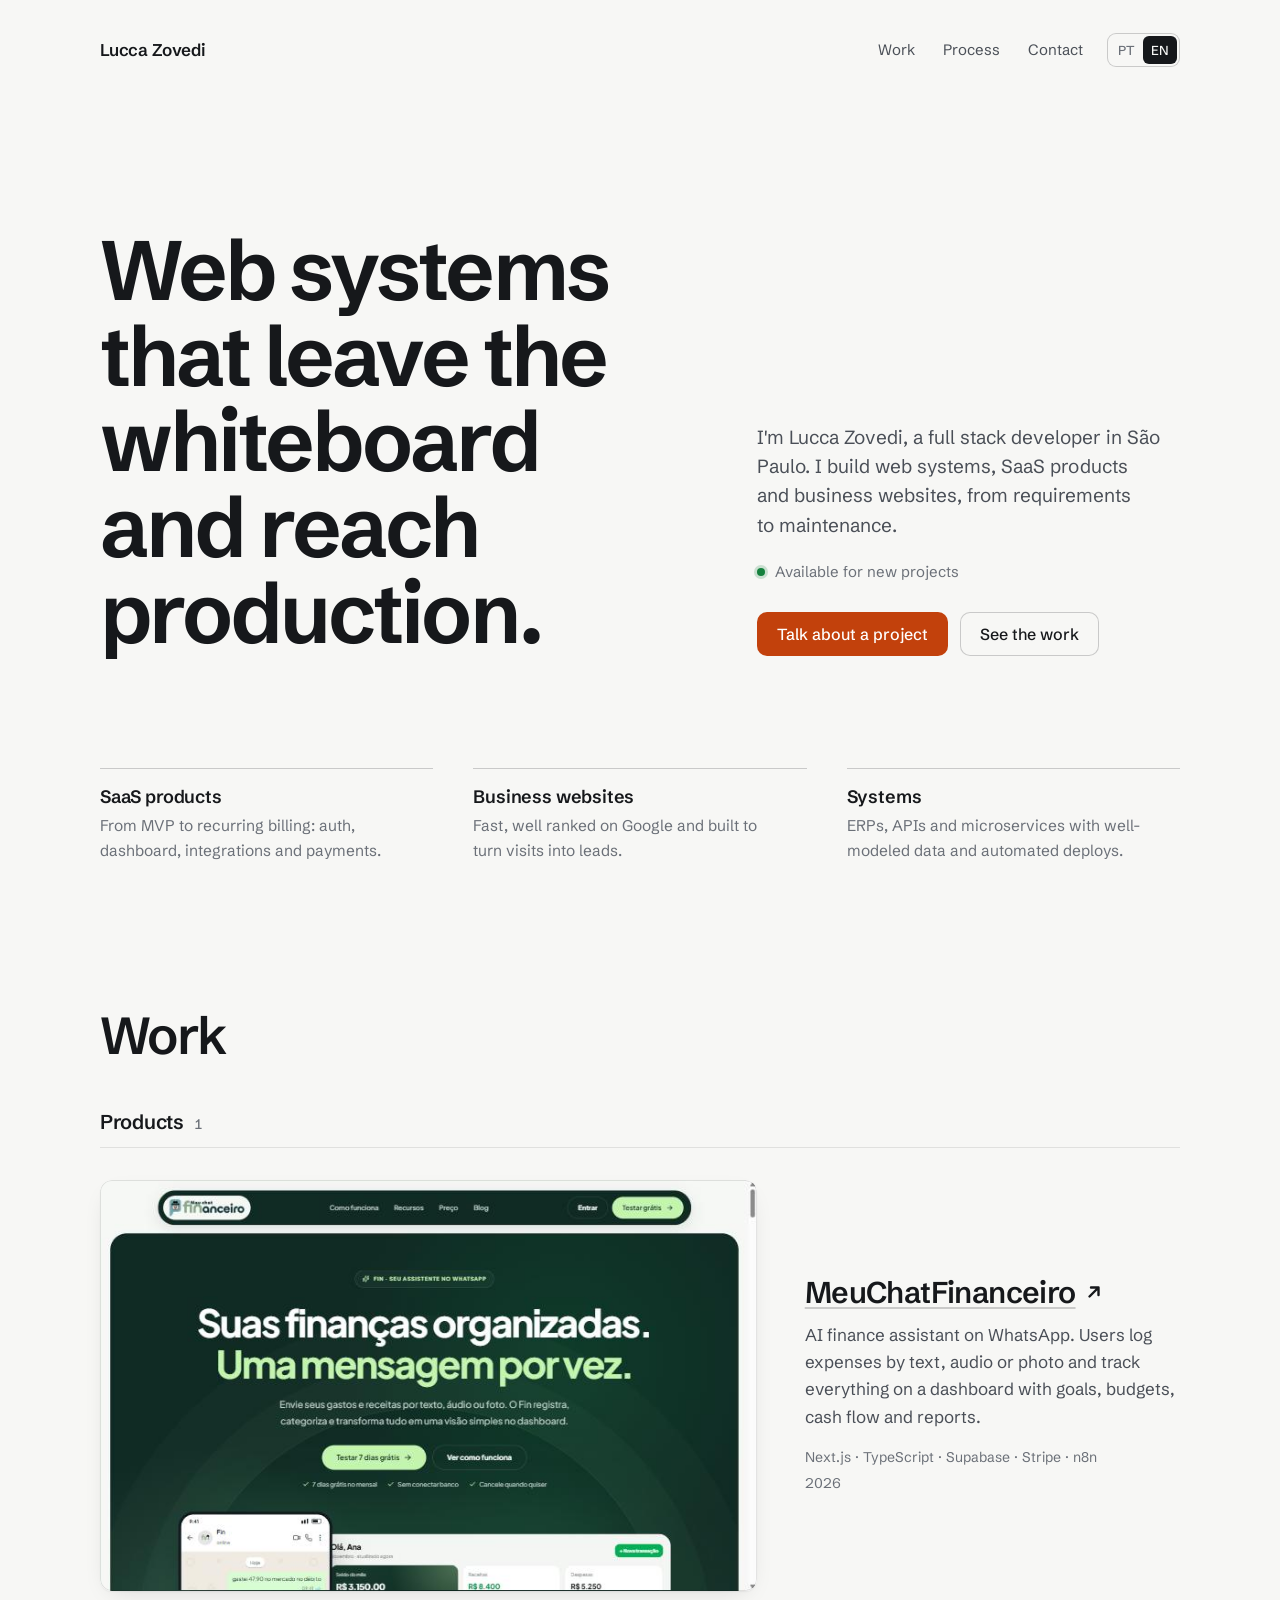
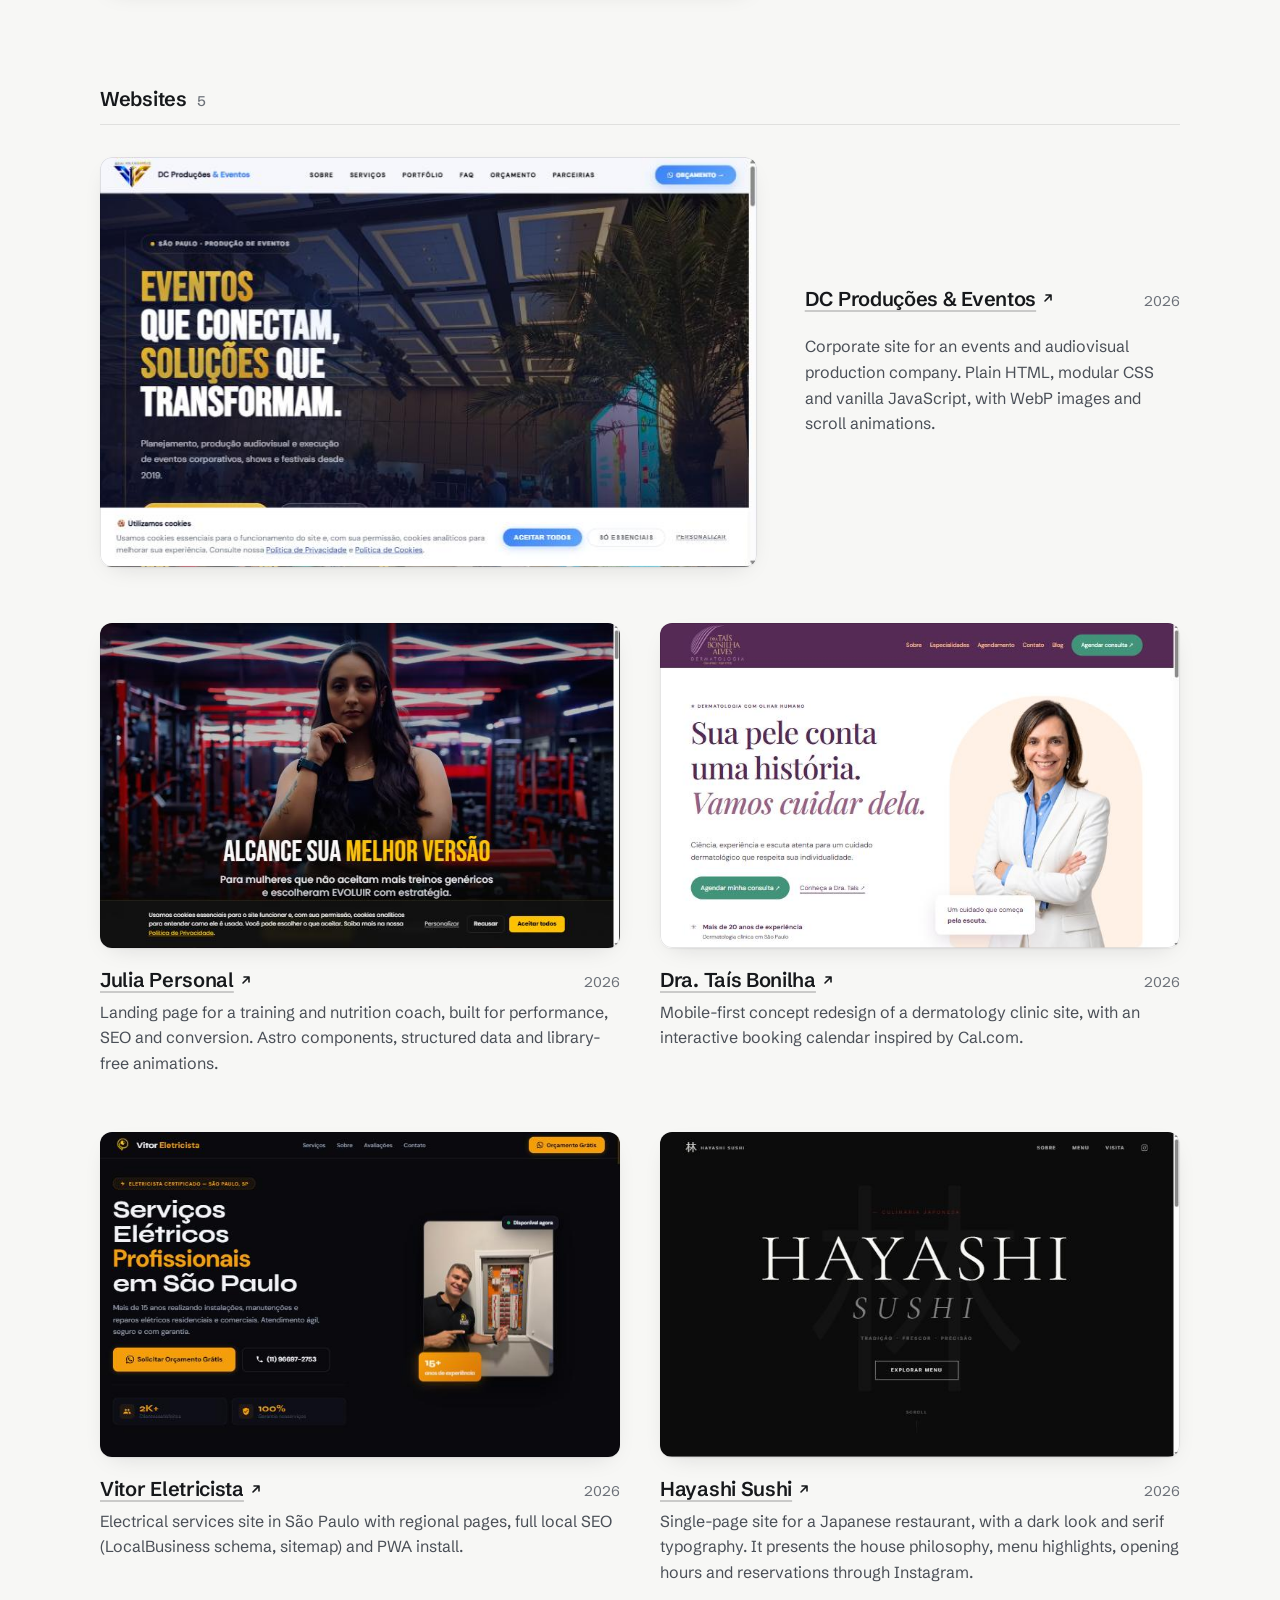
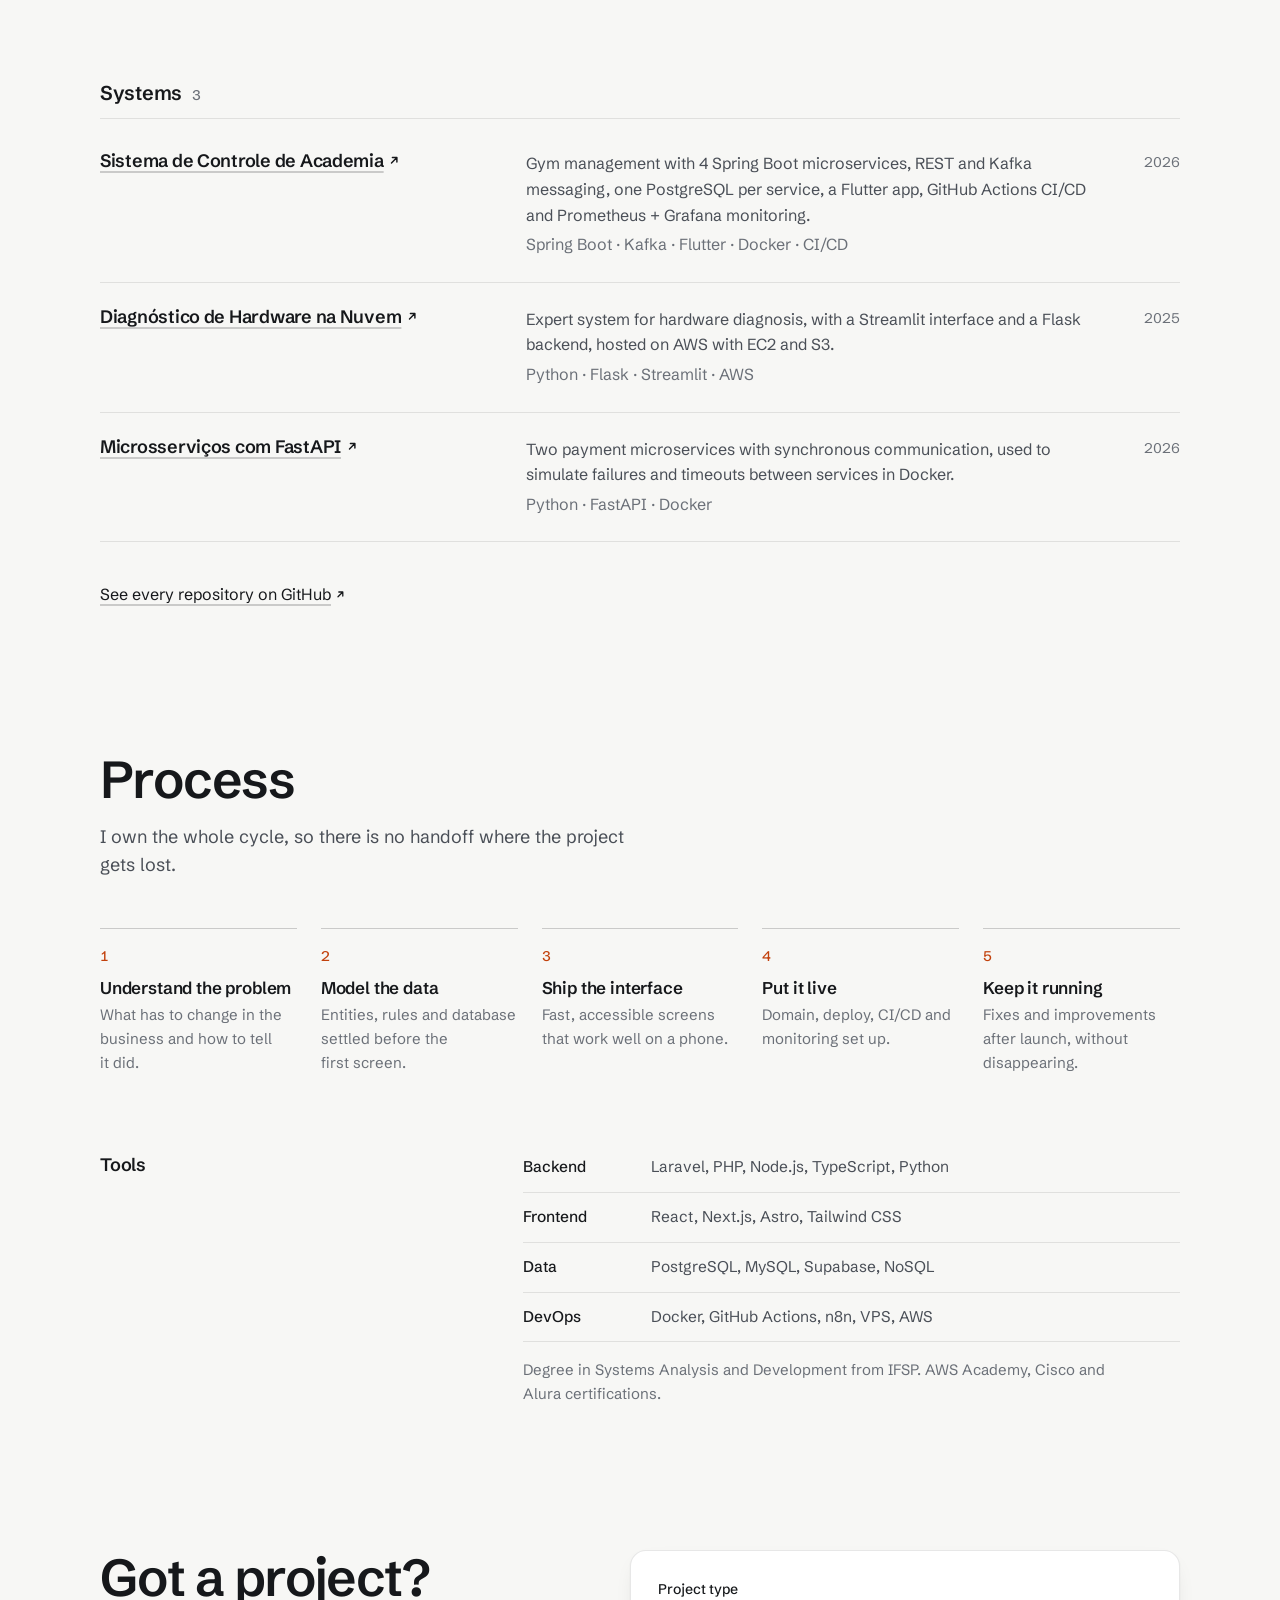
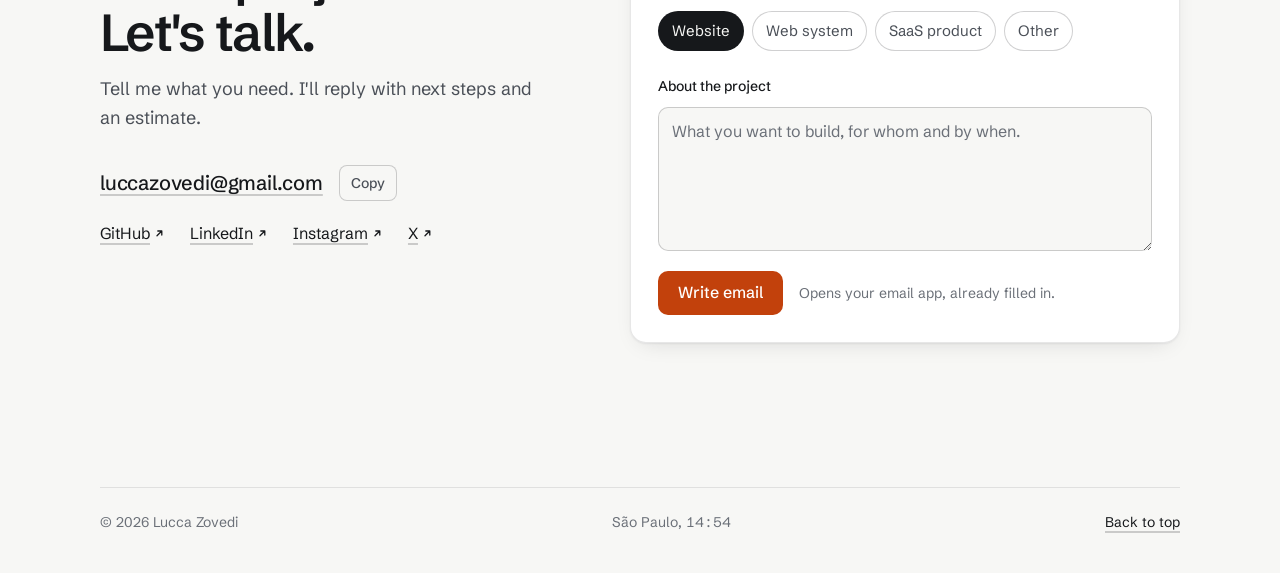
<file: index.html>
<!doctype html>
<html lang="pt-BR">
<head>
  <meta charset="utf-8">
  <meta name="viewport" content="width=device-width, initial-scale=1">
  <title>Lucca Zovedi — Desenvolvedor Full Stack em São Paulo</title>
  <meta name="description" content="Lucca Zovedi é desenvolvedor full stack em São Paulo. Cria sistemas web, produtos SaaS e sites para negócios, do requisito à manutenção. Veja os projetos.">
  <meta name="author" content="Lucca Zovedi">
  <meta name="robots" content="index, follow, max-image-preview:large">
  <meta name="theme-color" content="#121416" media="(prefers-color-scheme: dark)">
  <meta name="theme-color" content="#f7f7f5" media="(prefers-color-scheme: light)">
  <meta name="color-scheme" content="dark light">
  <link rel="canonical" href="https://luccazovedi.tech/">

  <meta property="og:type" content="profile">
  <meta property="og:site_name" content="Lucca Zovedi">
  <meta property="og:locale" content="pt_BR">
  <meta property="og:locale:alternate" content="en_US">
  <meta property="og:url" content="https://luccazovedi.tech/">
  <meta property="og:title" content="Lucca Zovedi — Desenvolvedor Full Stack em São Paulo">
  <meta property="og:description" content="Sistemas web, produtos SaaS e sites para negócios, do requisito à manutenção.">
  <meta property="og:image" content="https://luccazovedi.tech/assets/og.png">
  <meta property="og:image:width" content="1200">
  <meta property="og:image:height" content="630">
  <meta property="og:image:alt" content="Lucca Zovedi — Desenvolvedor Full Stack. Sistemas web que saem do papel e vão para produção.">
  <meta property="profile:first_name" content="Lucca">
  <meta property="profile:last_name" content="Zovedi">
  <meta name="twitter:card" content="summary_large_image">
  <meta name="twitter:title" content="Lucca Zovedi — Desenvolvedor Full Stack em São Paulo">
  <meta name="twitter:description" content="Sistemas web, produtos SaaS e sites para negócios, do requisito à manutenção.">
  <meta name="twitter:image" content="https://luccazovedi.tech/assets/og.png">

  <script type="application/ld+json">
  {
    "@context": "https://schema.org",
    "@graph": [
      {
        "@type": "WebSite",
        "@id": "https://luccazovedi.tech/#website",
        "url": "https://luccazovedi.tech/",
        "name": "Lucca Zovedi",
        "inLanguage": ["pt-BR", "en"],
        "publisher": { "@id": "https://luccazovedi.tech/#person" }
      },
      {
        "@type": "ProfilePage",
        "@id": "https://luccazovedi.tech/#page",
        "url": "https://luccazovedi.tech/",
        "name": "Lucca Zovedi — Desenvolvedor Full Stack em São Paulo",
        "isPartOf": { "@id": "https://luccazovedi.tech/#website" },
        "inLanguage": "pt-BR",
        "primaryImageOfPage": "https://luccazovedi.tech/assets/og.png",
        "mainEntity": { "@id": "https://luccazovedi.tech/#person" }
      },
      {
        "@type": "Person",
        "@id": "https://luccazovedi.tech/#person",
        "name": "Lucca Zovedi",
        "url": "https://luccazovedi.tech/",
        "image": "https://luccazovedi.tech/assets/og.png",
        "jobTitle": "Desenvolvedor Full Stack",
        "description": "Desenvolvedor full stack especializado em sistemas e plataformas web escaláveis, de ERPs a produtos SaaS em produção.",
        "email": "mailto:luccazovedi@gmail.com",
        "address": { "@type": "PostalAddress", "addressLocality": "São Paulo", "addressRegion": "SP", "addressCountry": "BR" },
        "alumniOf": { "@type": "CollegeOrUniversity", "name": "Instituto Federal de São Paulo (IFSP)" },
        "knowsLanguage": ["pt-BR", "en"],
        "knowsAbout": ["Desenvolvimento web", "Laravel", "PHP", "Node.js", "TypeScript", "React", "Next.js", "Astro", "PostgreSQL", "Supabase", "Docker", "SaaS", "ERP"],
        "sameAs": [
          "https://github.com/luccazovedi",
          "https://www.linkedin.com/in/luccazovedi",
          "https://www.instagram.com/luccazovedi",
          "https://x.com/luccazovedi"
        ]
      }
    ]
  }
  </script>

  <link rel="icon" href="favicon.svg" type="image/svg+xml">
  <link rel="apple-touch-icon" href="assets/apple-touch-icon.png">
  <link rel="preconnect" href="https://fonts.googleapis.com">
  <link rel="preconnect" href="https://fonts.gstatic.com" crossorigin>
  <link href="https://fonts.googleapis.com/css2?family=Schibsted+Grotesk:wght@400..700&display=swap" rel="stylesheet">
  <link rel="stylesheet" href="styles.css">
</head>
<body>
  <a class="skip" href="#trabalhos" data-i18n="skip">Pular para os trabalhos</a>

  <header class="top wrap">
    <a class="brand" href="#" aria-label="Lucca Zovedi, início">Lucca Zovedi</a>
    <nav class="nav" aria-label="Principal">
      <a href="#trabalhos" data-i18n="nav.work">Trabalhos</a>
      <a href="#processo" class="hide-sm" data-i18n="nav.process">Como trabalho</a>
      <a href="#contato" data-i18n="nav.contact">Contato</a>
      <button class="lang" id="lang" type="button" aria-label="Mudar idioma / Switch language">
        <span data-lang="pt" class="on">PT</span><span data-lang="en">EN</span>
      </button>
    </nav>
  </header>

  <main>
    <section class="hero wrap" aria-labelledby="hero-h">
      <h1 id="hero-h" data-i18n="hero.title">Sistemas web que saem do papel e vão para produção.</h1>
      <div class="hero-side">
        <p class="lead" data-i18n="hero.lead">Sou Lucca Zovedi, desenvolvedor full stack em São Paulo. Construo sistemas web, produtos SaaS e sites para negócios, do requisito à manutenção.</p>
        <p class="status"><span class="dot" aria-hidden="true"></span><span data-i18n="status">Disponível para novos projetos</span></p>
        <div class="actions">
          <a class="btn primary" href="#contato" data-i18n="hero.cta">Falar sobre um projeto</a>
          <a class="btn" href="#trabalhos" data-i18n="hero.work">Ver trabalhos</a>
        </div>
      </div>
    </section>

    <section class="fronts wrap" aria-label="Frentes">
      <a class="front" href="#g-product">
        <h2 data-i18n="f.product">Produtos SaaS</h2>
        <p data-i18n="f.product.d">Do MVP à cobrança recorrente: autenticação, painel, integrações e pagamentos.</p>
      </a>
      <a class="front" href="#g-site">
        <h2 data-i18n="f.site">Sites para negócios</h2>
        <p data-i18n="f.site.d">Rápidos, bem posicionados no Google e feitos para converter visita em contato.</p>
      </a>
      <a class="front" href="#g-system">
        <h2 data-i18n="f.system">Sistemas</h2>
        <p data-i18n="f.system.d">ERPs, APIs e microsserviços com dados bem modelados e deploy automatizado.</p>
      </a>
    </section>

    <section id="trabalhos" class="wrap section" aria-labelledby="trabalhos-h">
      <h2 class="section-title" id="trabalhos-h" data-i18n="nav.work">Trabalhos</h2>
      <!-- A lista abaixo é gerada por "node scripts/prerender.mjs" a partir de projects.js; não edite à mão. -->
      <div id="projects"><!--prerender:start--><div class="group" id="g-product">
          <h3 class="group-title">Produtos<span class="count">1</span></h3>
          <article class="feature">
            <a class="shot" href="https://meuchatfinanceiro.com.br" target="_blank" rel="noopener" tabindex="-1"><img src="assets/meuchatfinanceiro.jpg" alt="Tela inicial do site MeuChatFinanceiro" loading="lazy" decoding="async" width="718" height="449" sizes="(min-width: 900px) 60vw, 100vw"></a>
            <div class="feature-body">
              <h4 class="name"><a href="https://meuchatfinanceiro.com.br" target="_blank" rel="noopener">MeuChatFinanceiro<svg class="i" viewBox="0 0 16 16" aria-hidden="true"><path d="M5 11 11 5M6 5h5v5"/></svg></a></h4>
              <p>Assistente financeiro com IA pelo WhatsApp. O usuário registra gastos por texto, áudio ou foto e acompanha tudo em um dashboard com metas, orçamentos, fluxo de caixa e relatórios.</p>
              <p class="tags">Next.js · TypeScript · Supabase · Stripe · n8n</p>
              <p class="year">2026</p>
            </div>
          </article>
        </div><div class="group" id="g-site">
          <h3 class="group-title">Sites<span class="count">5</span></h3>
          <ul class="sites"><li class="site">
            <a class="shot" href="https://luccazovedi.github.io/dcproducoes/" target="_blank" rel="noopener" tabindex="-1"><img src="assets/dcproducoes.jpg" alt="Tela inicial do site DC Produções &amp; Eventos" loading="lazy" decoding="async" width="718" height="449" sizes="(min-width: 900px) 50vw, 100vw"></a>
            <div class="site-head"><h4 class="name"><a href="https://luccazovedi.github.io/dcproducoes/" target="_blank" rel="noopener">DC Produções &amp; Eventos<svg class="i" viewBox="0 0 16 16" aria-hidden="true"><path d="M5 11 11 5M6 5h5v5"/></svg></a></h4><span class="year">2026</span></div>
            <p>Site institucional de uma produtora de eventos corporativos, shows e audiovisual. HTML, CSS modular e JavaScript puro, com imagens em WebP e animações de scroll.</p>
          </li><li class="site">
            <a class="shot" href="https://juliapersonal.com.br" target="_blank" rel="noopener" tabindex="-1"><img src="assets/julia-personal.jpg" alt="Tela inicial do site Julia Personal" loading="lazy" decoding="async" width="718" height="449" sizes="(min-width: 900px) 50vw, 100vw"></a>
            <div class="site-head"><h4 class="name"><a href="https://juliapersonal.com.br" target="_blank" rel="noopener">Julia Personal<svg class="i" viewBox="0 0 16 16" aria-hidden="true"><path d="M5 11 11 5M6 5h5v5"/></svg></a></h4><span class="year">2026</span></div>
            <p>Landing page de consultoria de treino e nutrição, focada em performance, SEO e conversão. Componentes Astro, dados estruturados e animações sem bibliotecas externas.</p>
          </li><li class="site">
            <a class="shot" href="https://luccazovedi.github.io/dra-tais-bonilha-redesign/" target="_blank" rel="noopener" tabindex="-1"><img src="assets/dra-tais-bonilha.jpg" alt="Tela inicial do site Dra. Taís Bonilha" loading="lazy" decoding="async" width="718" height="449" sizes="(min-width: 900px) 50vw, 100vw"></a>
            <div class="site-head"><h4 class="name"><a href="https://luccazovedi.github.io/dra-tais-bonilha-redesign/" target="_blank" rel="noopener">Dra. Taís Bonilha<svg class="i" viewBox="0 0 16 16" aria-hidden="true"><path d="M5 11 11 5M6 5h5v5"/></svg></a></h4><span class="year">2026</span></div>
            <p>Redesign conceitual, mobile-first, de um site de dermatologia clínica, com calendário de agendamento interativo inspirado no Cal.com.</p>
          </li><li class="site">
            <a class="shot" href="https://luccazovedi.github.io/Vitor-Eletricista/" target="_blank" rel="noopener" tabindex="-1"><img src="assets/vitor-eletricista.jpg" alt="Tela inicial do site Vitor Eletricista" loading="lazy" decoding="async" width="718" height="449" sizes="(min-width: 900px) 50vw, 100vw"></a>
            <div class="site-head"><h4 class="name"><a href="https://luccazovedi.github.io/Vitor-Eletricista/" target="_blank" rel="noopener">Vitor Eletricista<svg class="i" viewBox="0 0 16 16" aria-hidden="true"><path d="M5 11 11 5M6 5h5v5"/></svg></a></h4><span class="year">2026</span></div>
            <p>Site de serviços elétricos em São Paulo com páginas regionais, SEO local completo (schema LocalBusiness, sitemap) e instalação como PWA.</p>
          </li><li class="site">
            <a class="shot" href="https://luccazovedi.github.io/Hayashi-Sushi/" target="_blank" rel="noopener" tabindex="-1"><img src="assets/hayashi-sushi.jpg" alt="Tela inicial do site Hayashi Sushi" loading="lazy" decoding="async" width="718" height="449" sizes="(min-width: 900px) 50vw, 100vw"></a>
            <div class="site-head"><h4 class="name"><a href="https://luccazovedi.github.io/Hayashi-Sushi/" target="_blank" rel="noopener">Hayashi Sushi<svg class="i" viewBox="0 0 16 16" aria-hidden="true"><path d="M5 11 11 5M6 5h5v5"/></svg></a></h4><span class="year">2026</span></div>
            <p>Site de página única para um restaurante de culinária japonesa, com visual escuro e tipografia serifada. Apresenta a filosofia da casa, os destaques do menu, horários e reservas pelo Instagram.</p>
          </li></ul>
        </div><div class="group" id="g-system">
          <h3 class="group-title">Sistemas<span class="count">3</span></h3>
          <ul class="rows"><li class="row">
            <h4 class="name"><a href="https://github.com/luccazovedi/distributed-app-ci-cd" target="_blank" rel="noopener">Sistema de Controle de Academia<svg class="i" viewBox="0 0 16 16" aria-hidden="true"><path d="M5 11 11 5M6 5h5v5"/></svg></a></h4>
            <p>Gestão de academia com 4 microsserviços Spring Boot, comunicação REST e Kafka, um PostgreSQL por serviço, app Flutter, CI/CD no GitHub Actions e monitoramento com Prometheus e Grafana.</p>
            <p class="tags">Spring Boot · Kafka · Flutter · Docker · CI/CD</p>
            <span class="year">2026</span>
          </li><li class="row">
            <h4 class="name"><a href="https://github.com/luccazovedi/hardware-diagnosis-cloud-app" target="_blank" rel="noopener">Diagnóstico de Hardware na Nuvem<svg class="i" viewBox="0 0 16 16" aria-hidden="true"><path d="M5 11 11 5M6 5h5v5"/></svg></a></h4>
            <p>Sistema especialista para diagnóstico de hardware, com interface Streamlit e backend Flask, hospedado na AWS com EC2 e S3.</p>
            <p class="tags">Python · Flask · Streamlit · AWS</p>
            <span class="year">2025</span>
          </li><li class="row">
            <h4 class="name"><a href="https://github.com/luccazovedi/Microsservice-FastAPI" target="_blank" rel="noopener">Microsserviços com FastAPI<svg class="i" viewBox="0 0 16 16" aria-hidden="true"><path d="M5 11 11 5M6 5h5v5"/></svg></a></h4>
            <p>Dois microsserviços de pagamento com comunicação síncrona, usados para simular falhas e timeouts entre serviços em Docker.</p>
            <p class="tags">Python · FastAPI · Docker</p>
            <span class="year">2026</span>
          </li></ul>
        </div><!--prerender:end--></div>
      <p class="more"><a class="link" href="https://github.com/luccazovedi?tab=repositories" target="_blank" rel="noopener"><span data-i18n="projects.more">Ver todos os repositórios no GitHub</span><svg class="i" viewBox="0 0 16 16" aria-hidden="true"><path d="M5 11 11 5M6 5h5v5"/></svg></a></p>
    </section>

    <section id="processo" class="wrap section" aria-labelledby="processo-h">
      <h2 class="section-title" id="processo-h" data-i18n="nav.process">Como trabalho</h2>
      <p class="section-lead" data-i18n="process.lead">Cuido do ciclo inteiro, então não existe o momento em que o projeto passa de mão e se perde.</p>
      <ol class="steps">
        <li><h3 data-i18n="s1">Entender o problema</h3><p data-i18n="s1.d">O que precisa mudar no negócio e como saber se mudou.</p></li>
        <li><h3 data-i18n="s2">Modelar os dados</h3><p data-i18n="s2.d">Entidades, regras e banco definidos antes da primeira tela.</p></li>
        <li><h3 data-i18n="s3">Entregar a interface</h3><p data-i18n="s3.d">Telas rápidas, acessíveis e fáceis de usar no celular.</p></li>
        <li><h3 data-i18n="s4">Colocar no ar</h3><p data-i18n="s4.d">Domínio, deploy, CI/CD e monitoramento configurados.</p></li>
        <li><h3 data-i18n="s5">Manter funcionando</h3><p data-i18n="s5.d">Correções e melhorias depois da entrega, sem sumir.</p></li>
      </ol>

      <div class="stack-wrap">
        <h3 class="sub" data-i18n="stack">Ferramentas</h3>
        <dl class="stack">
          <div><dt>Backend</dt><dd>Laravel, PHP, Node.js, TypeScript, Python</dd></div>
          <div><dt>Frontend</dt><dd>React, Next.js, Astro, Tailwind CSS</dd></div>
          <div><dt data-i18n="about.data">Dados</dt><dd>PostgreSQL, MySQL, Supabase, NoSQL</dd></div>
          <div><dt>DevOps</dt><dd>Docker, GitHub Actions, n8n, VPS, AWS</dd></div>
        </dl>
        <p class="note" data-i18n="about.p3">Formado em Análise e Desenvolvimento de Sistemas pelo IFSP. Certificações AWS Academy, Cisco e Alura.</p>
      </div>
    </section>

    <section id="contato" class="wrap section contact" aria-labelledby="contato-h">
      <div class="contact-intro">
        <h2 class="section-title" id="contato-h" data-i18n="cta.title">Tem um projeto? Vamos conversar.</h2>
        <p class="section-lead" data-i18n="cta.lead">Conte o que você precisa. Respondo com os próximos passos e uma estimativa.</p>
        <p class="mail">
          <a class="link" id="mail" href="mailto:luccazovedi@gmail.com">luccazovedi@gmail.com</a>
          <button class="copy" id="copy" type="button" data-i18n="cta.copy">Copiar</button>
          <span class="visually-hidden" id="copy-status" role="status" aria-live="polite"></span>
        </p>
        <nav class="social" id="social" aria-label="Redes sociais"></nav>
      </div>

      <form class="composer" id="composer">
        <fieldset class="chips">
          <legend data-i18n="c.kind">Tipo de projeto</legend>
          <label><input type="radio" name="kind" value="site" checked><span data-i18n="c.site">Site</span></label>
          <label><input type="radio" name="kind" value="system"><span data-i18n="c.system">Sistema web</span></label>
          <label><input type="radio" name="kind" value="product"><span data-i18n="c.product">Produto SaaS</span></label>
          <label><input type="radio" name="kind" value="other"><span data-i18n="c.other">Outro</span></label>
        </fieldset>
        <label class="field">
          <span data-i18n="c.msg">Sobre o projeto</span>
          <textarea name="msg" rows="5" data-i18n-ph="c.ph" placeholder="O que você quer construir, para quem e até quando."></textarea>
        </label>
        <div class="composer-foot">
          <button class="btn primary" type="submit" data-i18n="c.send">Escrever e-mail</button>
          <span class="hint" data-i18n="c.hint">Abre no seu app de e-mail, já preenchido.</span>
        </div>
      </form>
    </section>
  </main>

  <footer class="footer wrap">
    <span>© <span id="year">2026</span> Lucca Zovedi</span>
    <span><span data-i18n="city">São Paulo</span>, <time id="clock">--:--</time></span>
    <a class="link" href="#" data-i18n="top">Voltar ao topo</a>
  </footer>

  <script src="projects.js"></script>
  <script src="render.js"></script>
  <script src="main.js"></script>
</body>
</html>
</file>
<file: styles.css>
/*
 * Light by default; the dark palette follows the visitor's system setting.
 * One accent (a burnt orange) does all the pointing: links, the primary button, focus.
 */
:root {
  --bg: #f7f7f5;
  --surface: #ffffff;
  --text: #16181b;
  --soft: #4a4f57;
  --dim: #6b7078;
  --line: rgba(22, 24, 27, 0.1);
  --line-strong: rgba(22, 24, 27, 0.2);
  --accent: #c2410c;
  --accent-hover: #a8380a;
  --accent-soft: rgba(194, 65, 12, 0.35);
  --on-accent: #ffffff;
  --ok: #15803d;
  --img-outline: rgba(0, 0, 0, 0.1);
  --shadow: 0 1px 2px rgba(22, 24, 27, 0.06), 0 8px 24px -12px rgba(22, 24, 27, 0.18);
  color-scheme: light;

  --sans: "Schibsted Grotesk", ui-sans-serif, system-ui, -apple-system, "Segoe UI", sans-serif;
  --ease-out: cubic-bezier(0.23, 1, 0.32, 1);
  --ease: cubic-bezier(0.25, 0.1, 0.25, 1);

  --gutter: clamp(16px, 4vw, 40px);
  --section: clamp(88px, 12vw, 144px);
}
@media (prefers-color-scheme: dark) {
  :root {
    --bg: #121416;
    --surface: #1a1d20;
    --text: #eceae6;
    --soft: #b3b1ac;
    --dim: #8d8b86;
    --line: rgba(236, 234, 230, 0.1);
    --line-strong: rgba(236, 234, 230, 0.2);
    --accent: #fb8a4c;
    --accent-hover: #fda36f;
    --accent-soft: rgba(251, 138, 76, 0.4);
    --on-accent: #1a0d05;
    --ok: #4ade80;
    --img-outline: rgba(255, 255, 255, 0.1);
    --shadow: 0 1px 2px rgba(0, 0, 0, 0.3), 0 12px 32px -12px rgba(0, 0, 0, 0.6);
    color-scheme: dark;
  }
}

/* ---------- base ---------- */
* { box-sizing: border-box; margin: 0; }
html { scroll-behavior: smooth; -webkit-text-size-adjust: 100%; scrollbar-color: var(--line-strong) var(--bg); }
body {
  background: var(--bg);
  color: var(--soft);
  font-family: var(--sans);
  font-size: 17px;
  line-height: 1.6;
  -webkit-font-smoothing: antialiased;
  -moz-osx-font-smoothing: grayscale;
  text-rendering: optimizeLegibility;
  caret-color: var(--accent);
}
h1, h2, h3, h4 { color: var(--text); font-weight: 600; line-height: 1.15; text-wrap: balance; }
p { text-wrap: pretty; }
a { color: inherit; text-decoration: none; }
button { font: inherit; color: inherit; background: none; border: 0; padding: 0; cursor: pointer; }
img { display: block; max-width: 100%; height: auto; }
::selection { background: var(--accent); color: var(--on-accent); }
:focus-visible { outline: 2px solid var(--accent); outline-offset: 3px; border-radius: 4px; }
[id] { scroll-margin-top: 24px; }

.skip { position: absolute; left: -999px; top: 8px; z-index: 10; background: var(--accent); color: var(--on-accent); padding: 8px 12px; border-radius: 6px; }
.skip:focus { left: 8px; }
.visually-hidden { position: absolute; width: 1px; height: 1px; overflow: hidden; clip-path: inset(50%); white-space: nowrap; }

.wrap { max-width: 1160px; margin-inline: auto; padding-inline: var(--gutter); }
.section { margin-top: var(--section); }

.i { width: 0.8em; height: 0.8em; margin-left: 0.2em; vertical-align: -0.02em; fill: none; stroke: currentColor; stroke-width: 1.6; stroke-linecap: round; stroke-linejoin: round; flex: none; }

/* Underlined text links */
.link, .name a {
  color: var(--text);
  text-decoration: underline;
  text-decoration-color: var(--line-strong);
  text-decoration-thickness: 1.5px;
  text-underline-offset: 4px;
  transition: color 150ms var(--ease), text-decoration-color 150ms var(--ease);
}
.link .i, .name a .i { transition: transform 200ms var(--ease-out); }
@media (hover: hover) and (pointer: fine) {
  .link:hover, .name a:hover { color: var(--accent); text-decoration-color: var(--accent); }
  .link:hover .i, .name a:hover .i { transform: translate(1.5px, -1.5px); }
}

/* Buttons */
.btn {
  display: inline-flex; align-items: center; justify-content: center;
  min-height: 44px; padding: 0 20px; border-radius: 10px;
  font-weight: 500; font-size: 16px; color: var(--text);
  box-shadow: inset 0 0 0 1px var(--line-strong);
  transition: background-color 150ms var(--ease), box-shadow 150ms var(--ease), transform 160ms var(--ease-out);
}
.btn.primary { background: var(--accent); color: var(--on-accent); box-shadow: none; }
.btn:active { transform: scale(0.97); }
@media (hover: hover) and (pointer: fine) {
  .btn:hover { box-shadow: inset 0 0 0 1px var(--text); }
  .btn.primary:hover { background: var(--accent-hover); box-shadow: none; }
}

/* ---------- header ---------- */
.top { display: flex; align-items: center; justify-content: space-between; gap: 16px; padding-top: 28px; padding-bottom: 28px; }
.brand { color: var(--text); font-weight: 600; font-size: 17px; letter-spacing: -0.01em; white-space: nowrap; }
.nav { display: flex; align-items: center; gap: 4px; font-size: 15px; }
.nav a { padding: 10px 12px; border-radius: 8px; color: var(--soft); transition: color 150ms var(--ease); }
@media (hover: hover) and (pointer: fine) { .nav a:hover { color: var(--text); } }
.lang {
  display: inline-flex; margin-left: 8px; padding: 3px; border-radius: 9px;
  box-shadow: inset 0 0 0 1px var(--line-strong); font-size: 13px; font-weight: 500;
}
.lang span { padding: 4px 8px; border-radius: 6px; color: var(--dim); transition: background-color 150ms var(--ease), color 150ms var(--ease); }
.lang .on { background: var(--text); color: var(--bg); }

/* ---------- hero ---------- */
.hero {
  display: grid; grid-template-columns: minmax(0, 7fr) minmax(0, 5fr); gap: 40px 64px; align-items: end;
  padding-top: clamp(56px, 10vw, 128px);
}
.hero h1 {
  font-size: clamp(42px, 6.6vw, 84px); line-height: 1.02; letter-spacing: -0.035em; font-weight: 650;
  max-width: 13ch;
}
.lead { font-size: 19px; line-height: 1.55; color: var(--soft); max-width: 40ch; }
.status { display: flex; align-items: center; gap: 10px; margin-top: 20px; font-size: 15px; color: var(--dim); }
.dot { width: 8px; height: 8px; border-radius: 50%; background: var(--ok); box-shadow: 0 0 0 3px color-mix(in srgb, var(--ok) 20%, transparent); }
.actions { display: flex; flex-wrap: wrap; gap: 12px; margin-top: 28px; }

/* One authored moment: the hero settles in once. CSS only, so it always resolves. */
@media (prefers-reduced-motion: no-preference) {
  .hero > * { animation: rise 700ms var(--ease-out) both; }
  .hero > :nth-child(2) { animation-delay: 90ms; }
  .fronts { animation: rise 700ms var(--ease-out) 180ms both; }
}
@keyframes rise { from { opacity: 0; transform: translateY(12px); filter: blur(2px); } }

/* ---------- three fronts ---------- */
.fronts {
  display: grid; grid-template-columns: repeat(3, minmax(0, 1fr)); gap: 0 40px;
  margin-top: clamp(64px, 9vw, 112px);
}
.front { display: block; padding-top: 18px; border-top: 1px solid var(--line-strong); transition: border-color 200ms var(--ease); }
.front h2 { font-size: 18px; letter-spacing: -0.01em; }
.front p { margin-top: 6px; font-size: 15.5px; color: var(--dim); max-width: 34ch; }
@media (hover: hover) and (pointer: fine) { .front:hover { border-top-color: var(--accent); } }

/* ---------- section scaffolding ---------- */
.section-title { font-size: clamp(32px, 4.4vw, 52px); letter-spacing: -0.03em; line-height: 1.05; }
.section-lead { margin-top: 16px; font-size: 18px; max-width: 52ch; }
.sub { font-size: 18px; letter-spacing: -0.01em; }

/* ---------- work ---------- */
#projects { margin-top: 48px; }
.group + .group { margin-top: 96px; }
.group-title { display: flex; align-items: baseline; gap: 10px; font-size: 20px; letter-spacing: -0.015em; padding-bottom: 14px; border-bottom: 1px solid var(--line); margin-bottom: 32px; }
.count { font-size: 14px; font-weight: 500; color: var(--dim); font-variant-numeric: tabular-nums; }

.name { font-size: 20px; letter-spacing: -0.015em; font-weight: 600; }
.year { font-size: 14px; color: var(--dim); font-variant-numeric: tabular-nums; }
.tags { font-size: 14px; color: var(--dim); }

.shot {
  display: block; position: relative; overflow: hidden; border-radius: 12px;
  background: var(--surface); box-shadow: var(--shadow);
  aspect-ratio: 16 / 10;
}
.shot::after { content: ""; position: absolute; inset: 0; border-radius: inherit; box-shadow: inset 0 0 0 1px var(--img-outline); pointer-events: none; }
.shot img { width: 100%; height: 100%; object-fit: cover; object-position: top; transition: transform 400ms var(--ease-out); }
@media (hover: hover) and (pointer: fine) {
  .feature:hover .shot img, .site:hover .shot img { transform: scale(1.02); }
}

.feature { display: grid; grid-template-columns: minmax(0, 7fr) minmax(0, 4fr); gap: 32px 48px; align-items: center; }
.feature-body p:not(.tags):not(.year) { margin-top: 10px; max-width: 46ch; }
.feature .name { font-size: clamp(24px, 2.6vw, 30px); letter-spacing: -0.02em; }
.feature .tags { margin-top: 16px; }
.feature .year { margin-top: 4px; }

.sites { list-style: none; padding: 0; display: grid; grid-template-columns: repeat(2, minmax(0, 1fr)); gap: 56px 40px; }
.site:first-child { grid-column: 1 / -1; display: grid; grid-template-columns: minmax(0, 7fr) minmax(0, 4fr); gap: 16px 48px; align-items: center; }
.site:first-child .shot { grid-row: 1 / 3; }
.site:first-child .site-head { align-self: end; margin-top: 0; }
.site:first-child p { align-self: start; }
.site-head { display: flex; align-items: baseline; justify-content: space-between; gap: 16px; margin-top: 20px; }
.site p { margin-top: 6px; font-size: 16px; max-width: 52ch; }

.rows { list-style: none; padding: 0; }
.row {
  display: grid; grid-template-columns: minmax(0, 4fr) minmax(0, 6fr) auto; gap: 4px 40px;
  padding: 24px 0; border-bottom: 1px solid var(--line);
}
.row:first-child { padding-top: 0; }
.row .name { font-size: 18px; grid-row: 1 / 3; }
.row p { font-size: 16px; }
.row .tags { grid-column: 2; }
.row .year { grid-column: 3; grid-row: 1; }

.more { margin-top: 40px; font-size: 16px; }

/* ---------- process ---------- */
.steps {
  list-style: none; padding: 0; counter-reset: step;
  display: grid; grid-template-columns: repeat(5, minmax(0, 1fr)); gap: 32px 24px; margin-top: 48px;
}
.steps li { counter-increment: step; padding-top: 16px; border-top: 1px solid var(--line-strong); }
.steps li::before { content: counter(step); display: block; font-size: 14px; font-weight: 500; color: var(--accent); font-variant-numeric: tabular-nums; margin-bottom: 10px; }
.steps h3 { font-size: 17px; letter-spacing: -0.01em; }
.steps p { margin-top: 6px; font-size: 15px; color: var(--dim); }

.stack-wrap { margin-top: 80px; display: grid; grid-template-columns: minmax(0, 4fr) minmax(0, 7fr); gap: 16px 48px; }
.stack-wrap .note { grid-column: 2; }
.stack { display: grid; gap: 0; }
.stack div { display: grid; grid-template-columns: 112px 1fr; gap: 16px; padding: 12px 0; border-bottom: 1px solid var(--line); }
.stack div:first-child { padding-top: 0; }
.stack dt { color: var(--text); font-weight: 500; font-size: 15.5px; }
.stack dd { margin: 0; font-size: 15.5px; }
.note { font-size: 15px; color: var(--dim); }

/* ---------- contact ---------- */
.contact { display: grid; grid-template-columns: minmax(0, 5fr) minmax(0, 6fr); gap: 48px 72px; align-items: start; }
.mail { display: flex; flex-wrap: wrap; align-items: center; gap: 8px 16px; margin-top: 32px; }
.mail .link { font-size: 20px; font-weight: 500; letter-spacing: -0.01em; }
.copy {
  min-height: 36px; padding: 0 12px; border-radius: 8px; font-size: 14px; font-weight: 500; color: var(--soft);
  box-shadow: inset 0 0 0 1px var(--line-strong);
  transition: color 150ms var(--ease), box-shadow 150ms var(--ease), transform 160ms var(--ease-out);
}
.copy:active { transform: scale(0.97); }
.copy.done { color: var(--ok); }
@media (hover: hover) and (pointer: fine) { .copy:hover { color: var(--text); box-shadow: inset 0 0 0 1px var(--text); } }
.social { display: flex; flex-wrap: wrap; gap: 8px 24px; margin-top: 20px; font-size: 16px; }

.composer {
  background: var(--surface); border-radius: 16px; padding: 28px;
  box-shadow: var(--shadow), inset 0 0 0 1px var(--line);
}
.chips { border: 0; padding: 0; display: flex; flex-wrap: wrap; gap: 8px; }
.chips legend, .field > span { display: block; font-size: 14px; font-weight: 500; color: var(--text); margin-bottom: 10px; padding: 0; }
.chips label { position: relative; }
.chips input { position: absolute; inset: 0; opacity: 0; margin: 0; cursor: pointer; }
.chips span {
  display: inline-flex; align-items: center; min-height: 40px; padding: 0 14px; border-radius: 999px;
  font-size: 15px; color: var(--soft); box-shadow: inset 0 0 0 1px var(--line-strong);
  transition: background-color 150ms var(--ease), color 150ms var(--ease), box-shadow 150ms var(--ease);
}
.chips input:checked + span { background: var(--text); color: var(--bg); box-shadow: none; }
.chips input:focus-visible + span { outline: 2px solid var(--accent); outline-offset: 2px; }
@media (hover: hover) and (pointer: fine) { .chips input:not(:checked):hover + span { box-shadow: inset 0 0 0 1px var(--text); color: var(--text); } }

.field { display: block; margin-top: 24px; }
.field textarea {
  display: block; width: 100%; resize: vertical; min-height: 128px;
  font: inherit; font-size: 16px; line-height: 1.5; color: var(--text);
  background: var(--bg); border: 0; border-radius: 10px; padding: 12px 14px;
  box-shadow: inset 0 0 0 1px var(--line-strong);
  transition: box-shadow 150ms var(--ease);
}
.field textarea::placeholder { color: var(--dim); }
.field textarea:focus { outline: none; box-shadow: inset 0 0 0 2px var(--accent); }
.composer-foot { display: flex; flex-wrap: wrap; align-items: center; gap: 12px 16px; margin-top: 20px; }
.hint { font-size: 14px; color: var(--dim); }

/* ---------- footer ---------- */
.footer {
  display: flex; flex-wrap: wrap; justify-content: space-between; gap: 8px 24px;
  margin-top: var(--section); padding-top: 24px; padding-bottom: 40px;
  background: linear-gradient(var(--line), var(--line)) var(--gutter) 0 / calc(100% - 2 * var(--gutter)) 1px no-repeat;
  font-size: 14px; color: var(--dim);
}
#clock { font-variant-numeric: tabular-nums; }

/* ---------- responsive ---------- */
@media (max-width: 960px) {
  .hero { grid-template-columns: 1fr; align-items: start; }
  .steps { grid-template-columns: repeat(2, minmax(0, 1fr)); }
  .steps li:last-child { grid-column: 1 / -1; }
  .contact { grid-template-columns: 1fr; }
}
@media (max-width: 760px) {
  body { font-size: 16px; }
  .hide-sm { display: none; }
  .nav a { padding: 10px 8px; }
  .lead { font-size: 18px; }
  .fronts { grid-template-columns: 1fr; gap: 24px; }
  .feature, .site:first-child { grid-template-columns: 1fr; gap: 0; }
  .site:first-child .shot { grid-row: auto; }
  .site:first-child .site-head { margin-top: 20px; }
  .feature-body { margin-top: 20px; }
  .sites { grid-template-columns: 1fr; gap: 48px; }
  .row { grid-template-columns: minmax(0, 1fr) auto; gap: 6px 16px; }
  .row .name { grid-row: auto; }
  .row p, .row .tags { grid-column: 1 / -1; }
  .row .year { grid-column: 2; grid-row: 1; align-self: baseline; }
  .stack-wrap { grid-template-columns: 1fr; margin-top: 64px; }
  .stack-wrap .note { grid-column: 1; }
  .stack div { grid-template-columns: 88px 1fr; }
  .composer { padding: 20px; }
  .group + .group { margin-top: 72px; }
}
@media (max-width: 420px) {
  .steps { grid-template-columns: 1fr; gap: 0; margin-top: 32px; }
  .steps li { display: grid; grid-template-columns: 28px 1fr; padding: 14px 0; border-top: 0; border-bottom: 1px solid var(--line); }
  .steps li::before { grid-row: 1 / 3; margin: 0; line-height: 1.5; }
  .steps p { margin-top: 2px; }
  .brand { font-size: 16px; }
}
@media (prefers-reduced-motion: reduce) {
  html { scroll-behavior: auto; }
  .shot img, .link .i, .name a .i { transition: none; }
}
</file>
